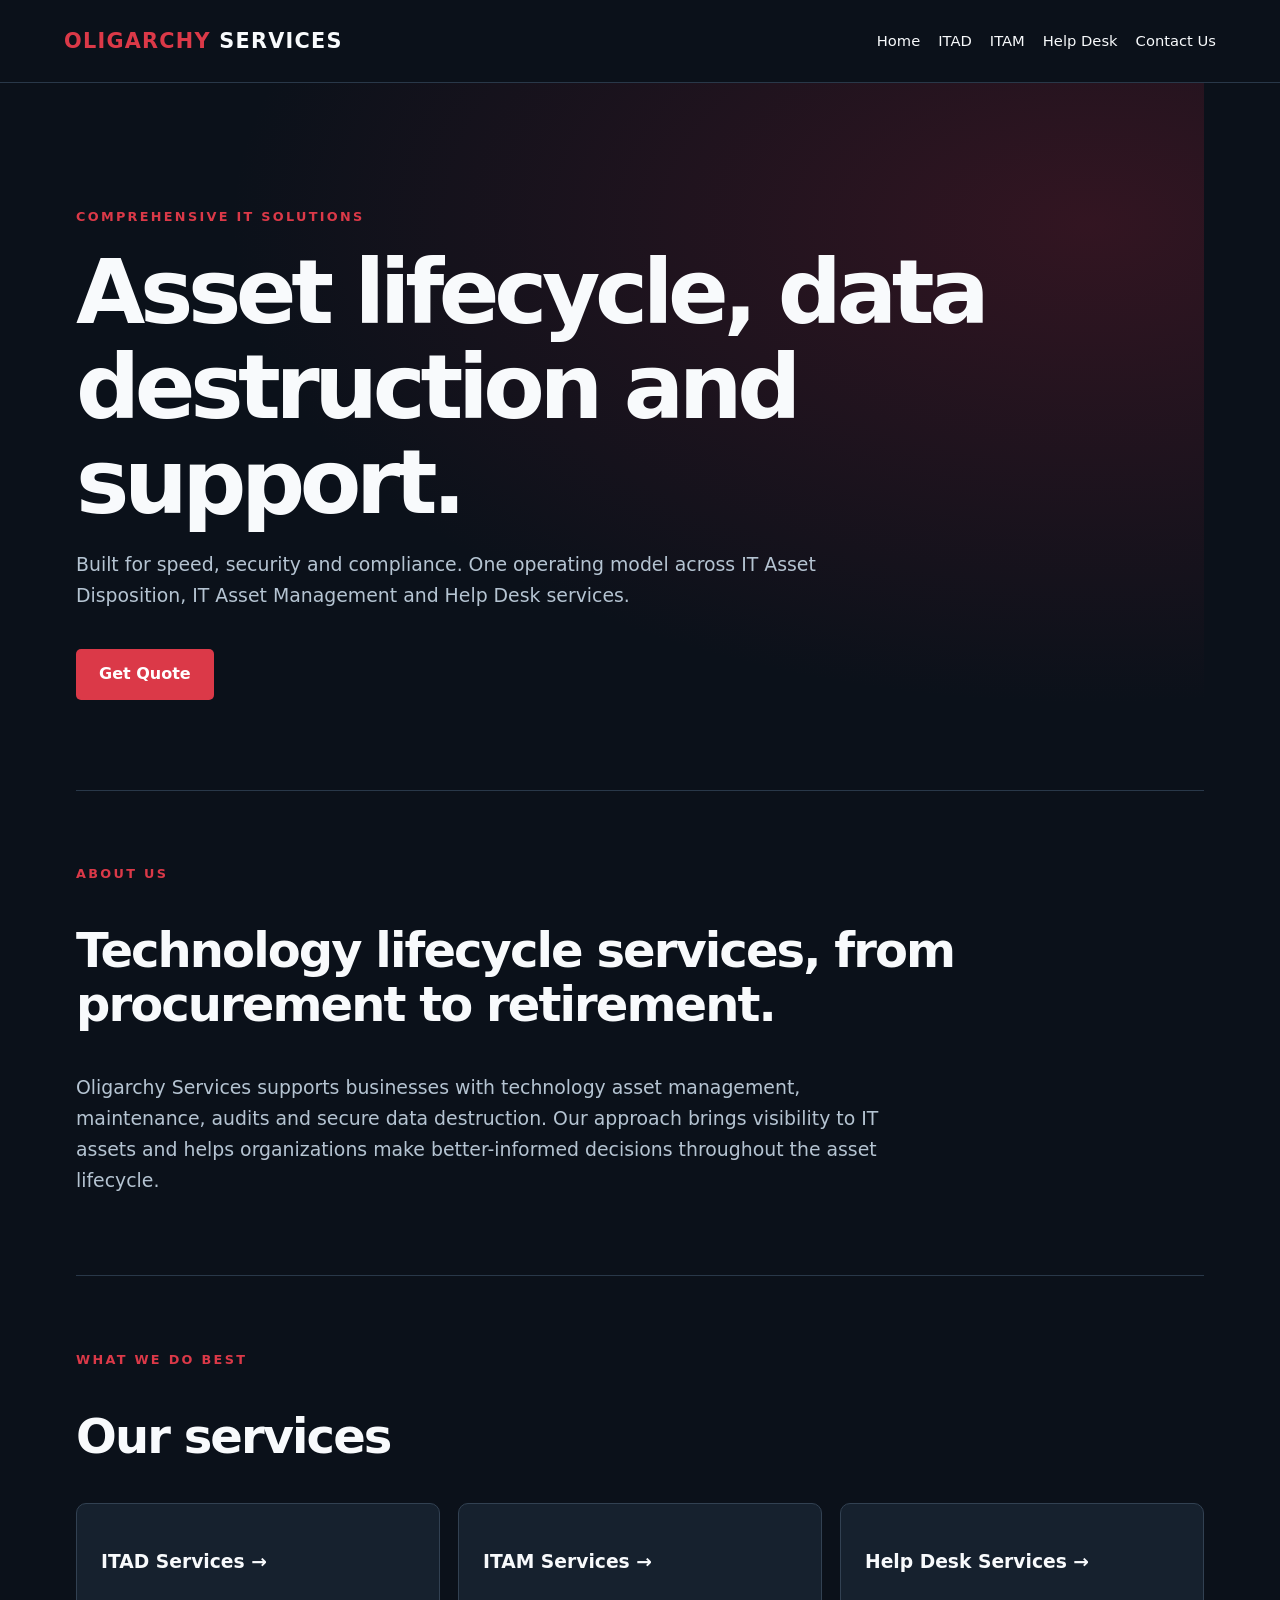
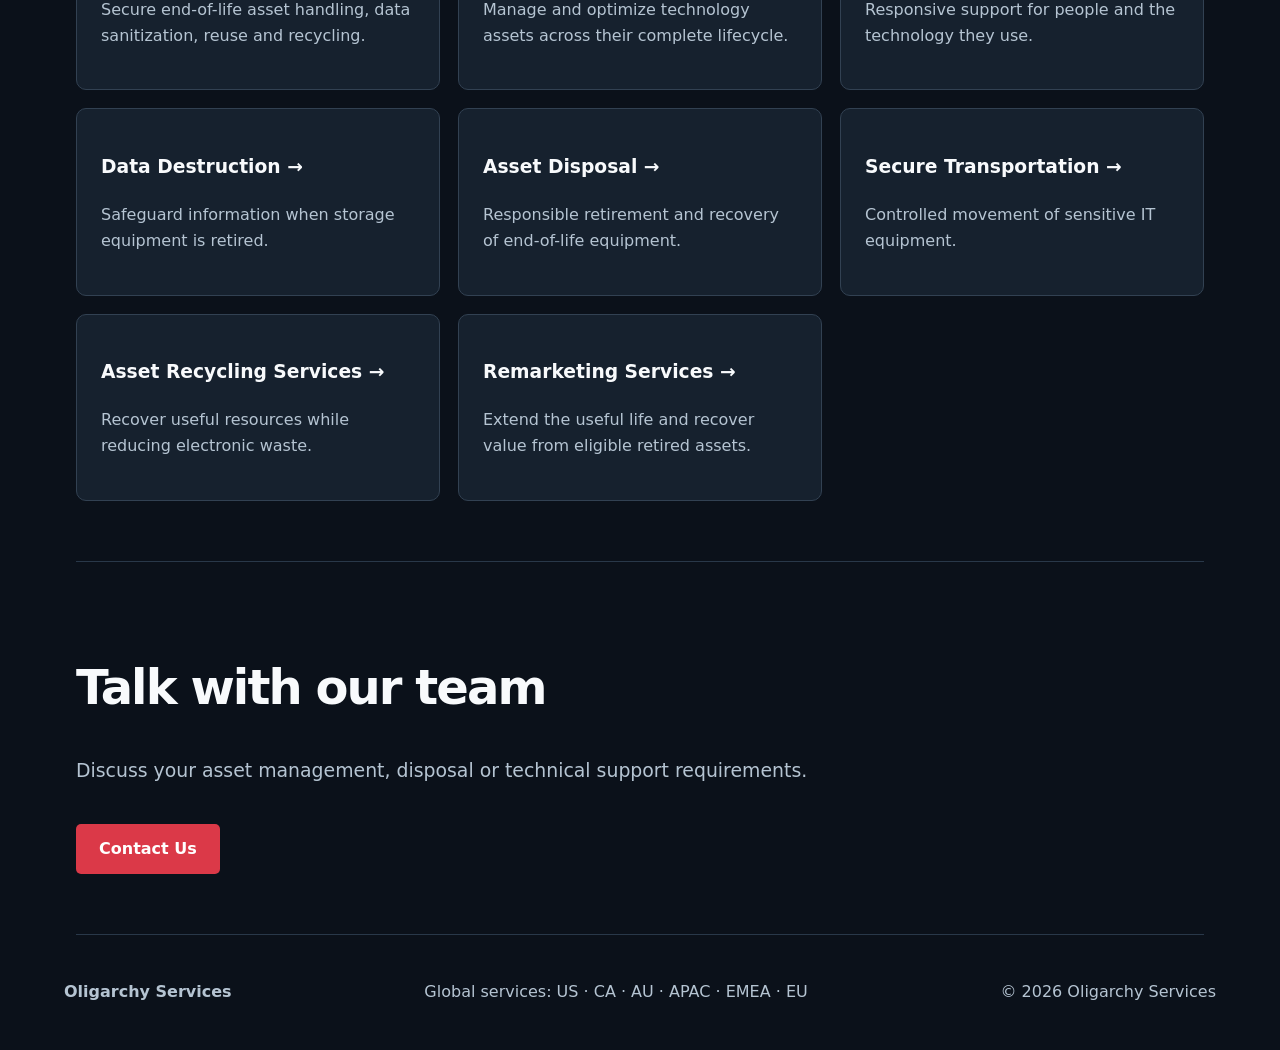
<file: index.html>
<!doctype html><html lang="en"><head><meta charset="utf-8"><meta name="viewport" content="width=device-width,initial-scale=1"><title>IT Asset Lifecycle Management | Oligarchy Services</title><meta name="description" content="Oligarchy Services IT asset lifecycle management, secure data destruction and help desk support."><link rel="stylesheet" href="/assets/site.css"></head><body><header><a class="brand" href="/"><span>OLIGARCHY</span> SERVICES</a><nav aria-label="Main navigation"><a href="/">Home</a><a href="/itad.html">ITAD</a><a href="/itam.html">ITAM</a><a href="/help-desk.html">Help Desk</a><a href="/contact.html">Contact Us</a></nav></header><main><section class="hero"><p class="eyebrow">Comprehensive IT solutions</p><h1>Asset lifecycle, data destruction and support.</h1><p class="lead">Built for speed, security and compliance. One operating model across IT Asset Disposition, IT Asset Management and Help Desk services.</p><a class="button" href="/contact.html">Get Quote</a></section><section><p class="eyebrow">About us</p><h2>Technology lifecycle services, from procurement to retirement.</h2><p class="lead">Oligarchy Services supports businesses with technology asset management, maintenance, audits and secure data destruction. Our approach brings visibility to IT assets and helps organizations make better-informed decisions throughout the asset lifecycle.</p></section><section><p class="eyebrow">What we do best</p><h2>Our services</h2><div class="grid"><a class="card" href="/itad.html"><h3>ITAD Services →</h3><p>Secure end-of-life asset handling, data sanitization, reuse and recycling.</p></a><a class="card" href="/itam.html"><h3>ITAM Services →</h3><p>Manage and optimize technology assets across their complete lifecycle.</p></a><a class="card" href="/help-desk.html"><h3>Help Desk Services →</h3><p>Responsive support for people and the technology they use.</p></a><a class="card" href="/data-destruction.html"><h3>Data Destruction →</h3><p>Safeguard information when storage equipment is retired.</p></a><a class="card" href="/asset-disposal.html"><h3>Asset Disposal →</h3><p>Responsible retirement and recovery of end-of-life equipment.</p></a><a class="card" href="/secure-transportation.html"><h3>Secure Transportation →</h3><p>Controlled movement of sensitive IT equipment.</p></a><a class="card" href="/asset-recycling-services.html"><h3>Asset Recycling Services →</h3><p>Recover useful resources while reducing electronic waste.</p></a><a class="card" href="/remarketing-services.html"><h3>Remarketing Services →</h3><p>Extend the useful life and recover value from eligible retired assets.</p></a></div></section><section><h2>Talk with our team</h2><p class="lead">Discuss your asset management, disposal or technical support requirements.</p><a class="button" href="/contact.html">Contact Us</a></section></main><footer><strong>Oligarchy Services</strong><span>Global services: US · CA · AU · APAC · EMEA · EU</span><span>© <span id="year">2026</span> Oligarchy Services</span></footer><script>document.getElementById('year').textContent=new Date().getFullYear()</script></body></html>
</file>
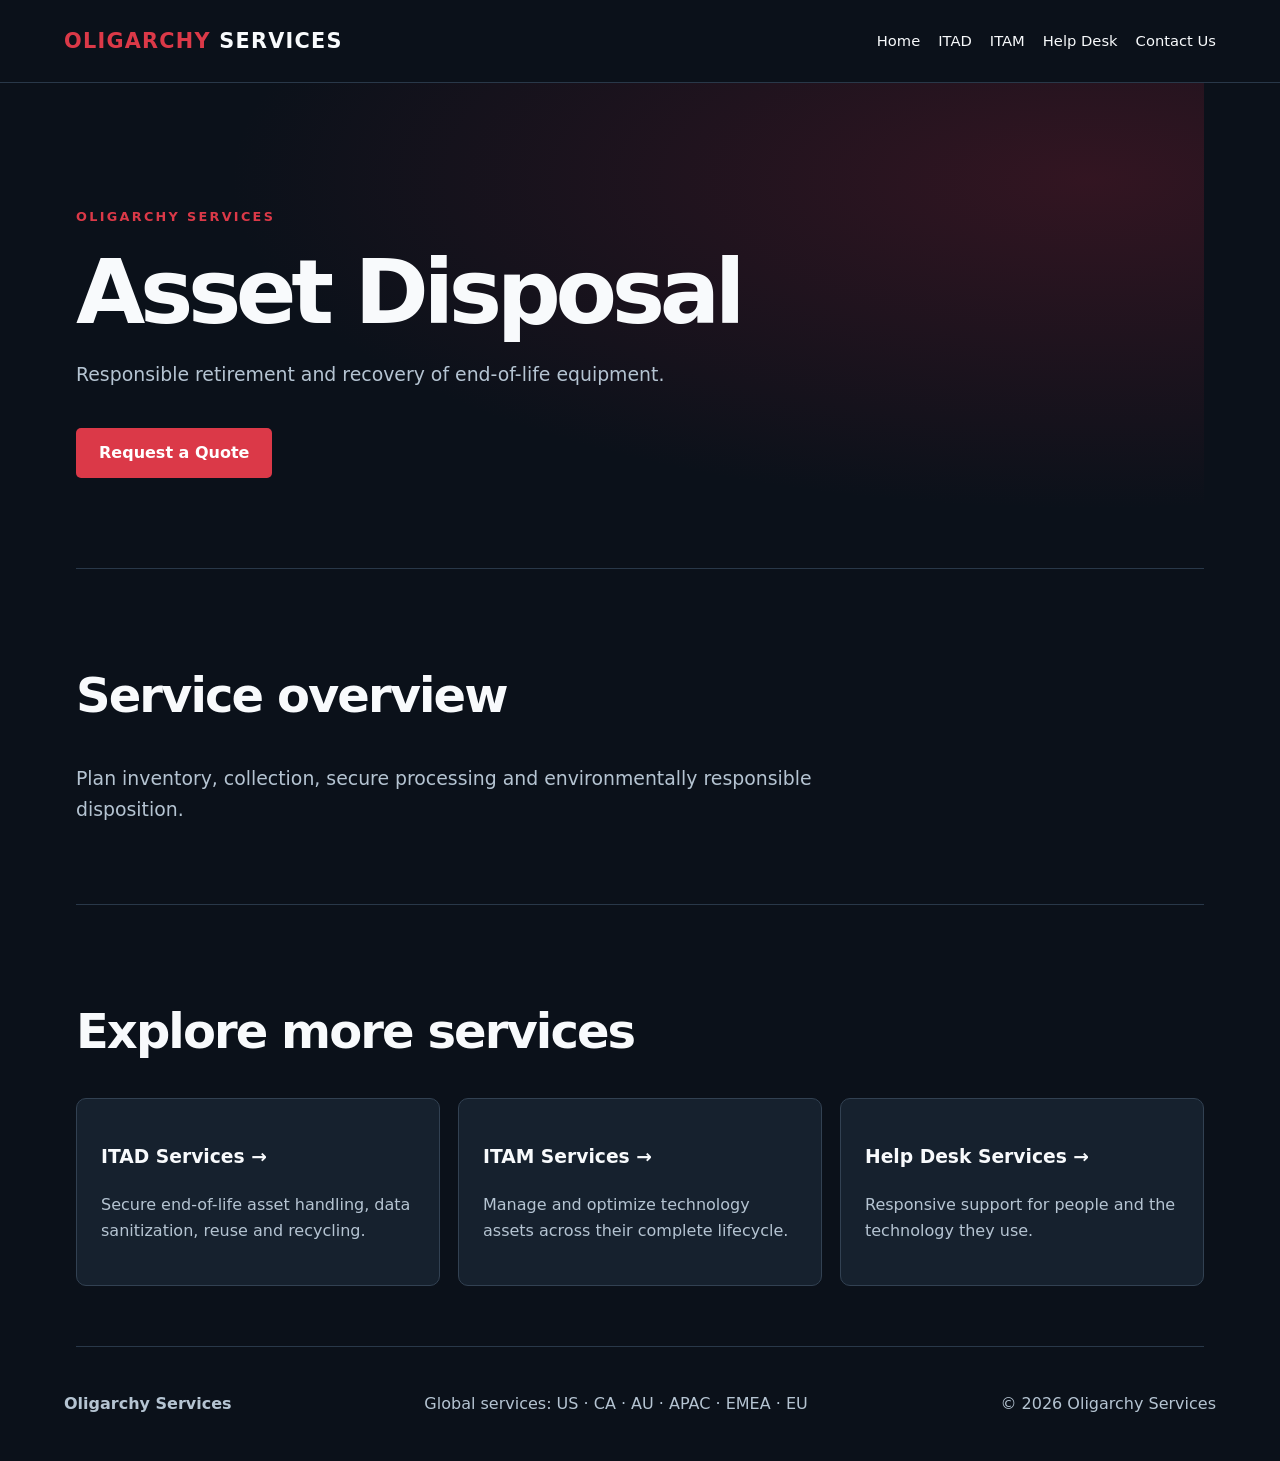
<file: asset-disposal.html>
<!doctype html><html lang="en"><head><meta charset="utf-8"><meta name="viewport" content="width=device-width,initial-scale=1"><title>Asset Disposal | Oligarchy Services</title><meta name="description" content="Oligarchy Services IT asset lifecycle management, secure data destruction and help desk support."><link rel="stylesheet" href="/assets/site.css"></head><body><header><a class="brand" href="/"><span>OLIGARCHY</span> SERVICES</a><nav aria-label="Main navigation"><a href="/">Home</a><a href="/itad.html">ITAD</a><a href="/itam.html">ITAM</a><a href="/help-desk.html">Help Desk</a><a href="/contact.html">Contact Us</a></nav></header><main><section class="hero"><p class="eyebrow">Oligarchy Services</p><h1>Asset Disposal</h1><p class="lead">Responsible retirement and recovery of end-of-life equipment.</p><a class="button" href="/contact.html">Request a Quote</a></section><section><h2>Service overview</h2><p class="lead">Plan inventory, collection, secure processing and environmentally responsible disposition.</p></section><section><h2>Explore more services</h2><div class="grid"><a class="card" href="/itad.html"><h3>ITAD Services →</h3><p>Secure end-of-life asset handling, data sanitization, reuse and recycling.</p></a><a class="card" href="/itam.html"><h3>ITAM Services →</h3><p>Manage and optimize technology assets across their complete lifecycle.</p></a><a class="card" href="/help-desk.html"><h3>Help Desk Services →</h3><p>Responsive support for people and the technology they use.</p></a></div></section></main><footer><strong>Oligarchy Services</strong><span>Global services: US · CA · AU · APAC · EMEA · EU</span><span>© <span id="year">2026</span> Oligarchy Services</span></footer><script>document.getElementById('year').textContent=new Date().getFullYear()</script></body></html>
</file>
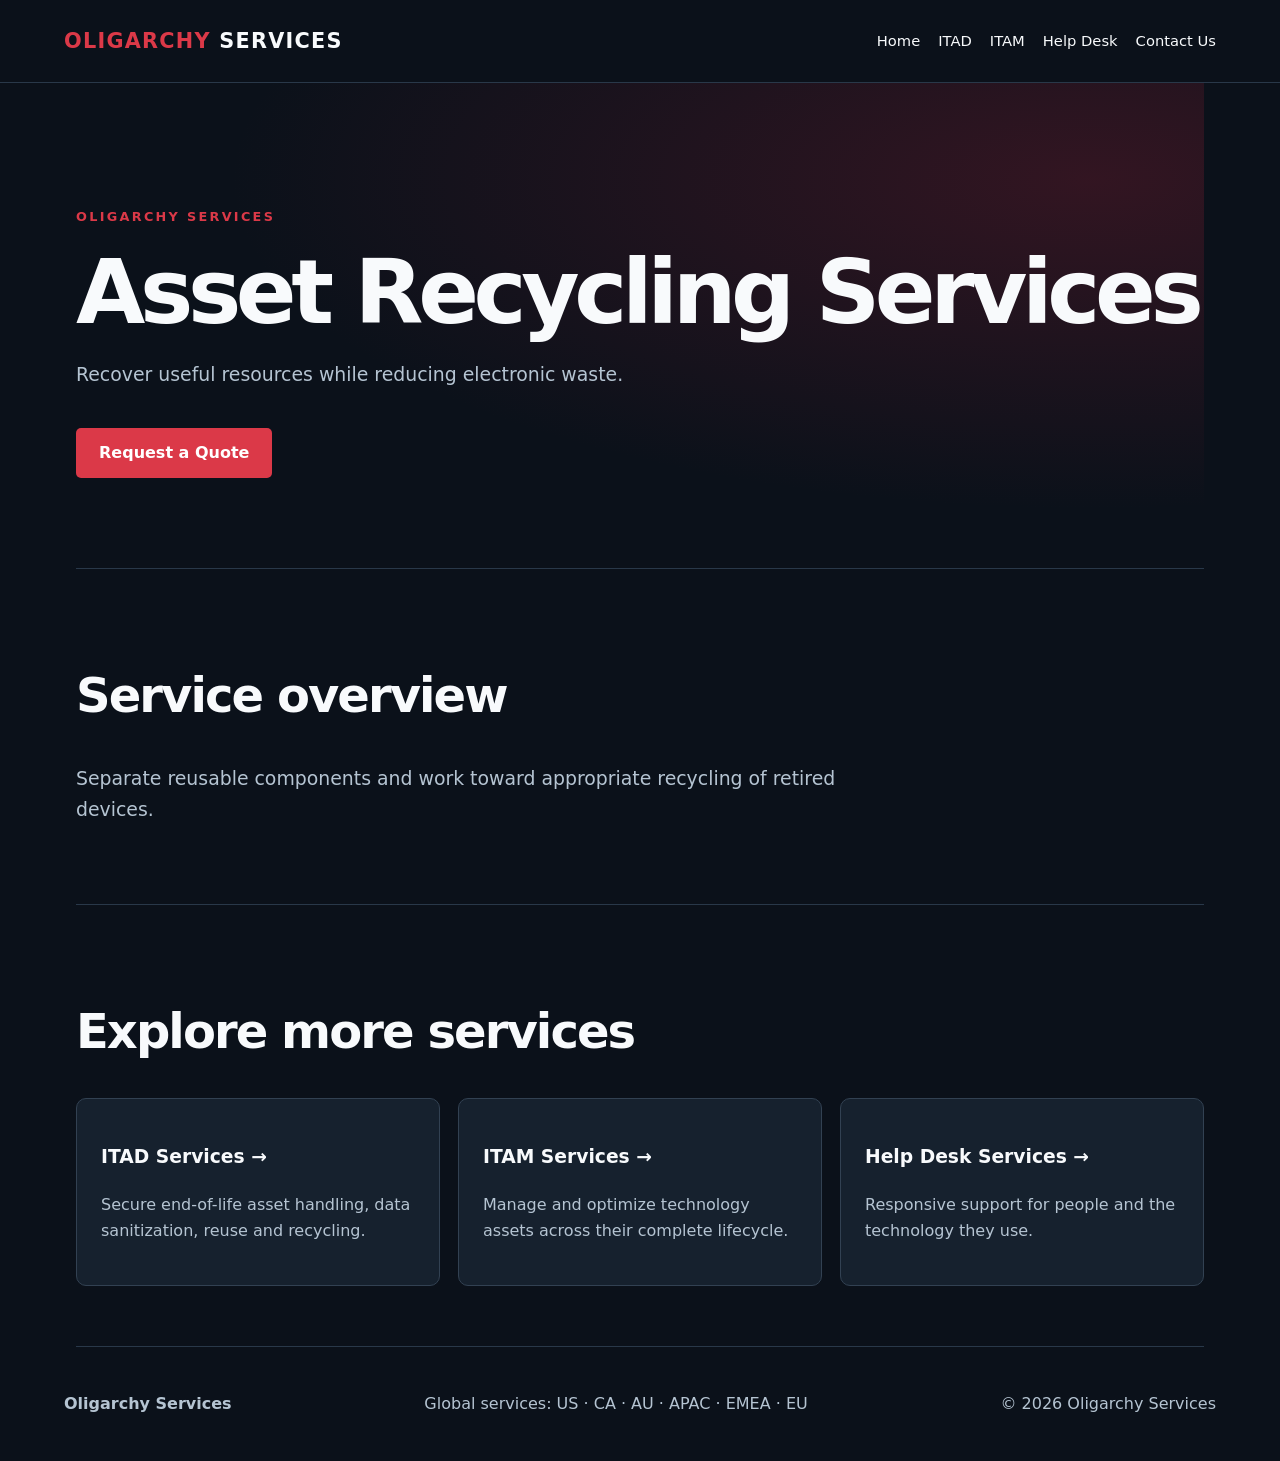
<file: asset-recycling-services.html>
<!doctype html><html lang="en"><head><meta charset="utf-8"><meta name="viewport" content="width=device-width,initial-scale=1"><title>Asset Recycling Services | Oligarchy Services</title><meta name="description" content="Oligarchy Services IT asset lifecycle management, secure data destruction and help desk support."><link rel="stylesheet" href="/assets/site.css"></head><body><header><a class="brand" href="/"><span>OLIGARCHY</span> SERVICES</a><nav aria-label="Main navigation"><a href="/">Home</a><a href="/itad.html">ITAD</a><a href="/itam.html">ITAM</a><a href="/help-desk.html">Help Desk</a><a href="/contact.html">Contact Us</a></nav></header><main><section class="hero"><p class="eyebrow">Oligarchy Services</p><h1>Asset Recycling Services</h1><p class="lead">Recover useful resources while reducing electronic waste.</p><a class="button" href="/contact.html">Request a Quote</a></section><section><h2>Service overview</h2><p class="lead">Separate reusable components and work toward appropriate recycling of retired devices.</p></section><section><h2>Explore more services</h2><div class="grid"><a class="card" href="/itad.html"><h3>ITAD Services →</h3><p>Secure end-of-life asset handling, data sanitization, reuse and recycling.</p></a><a class="card" href="/itam.html"><h3>ITAM Services →</h3><p>Manage and optimize technology assets across their complete lifecycle.</p></a><a class="card" href="/help-desk.html"><h3>Help Desk Services →</h3><p>Responsive support for people and the technology they use.</p></a></div></section></main><footer><strong>Oligarchy Services</strong><span>Global services: US · CA · AU · APAC · EMEA · EU</span><span>© <span id="year">2026</span> Oligarchy Services</span></footer><script>document.getElementById('year').textContent=new Date().getFullYear()</script></body></html>
</file>
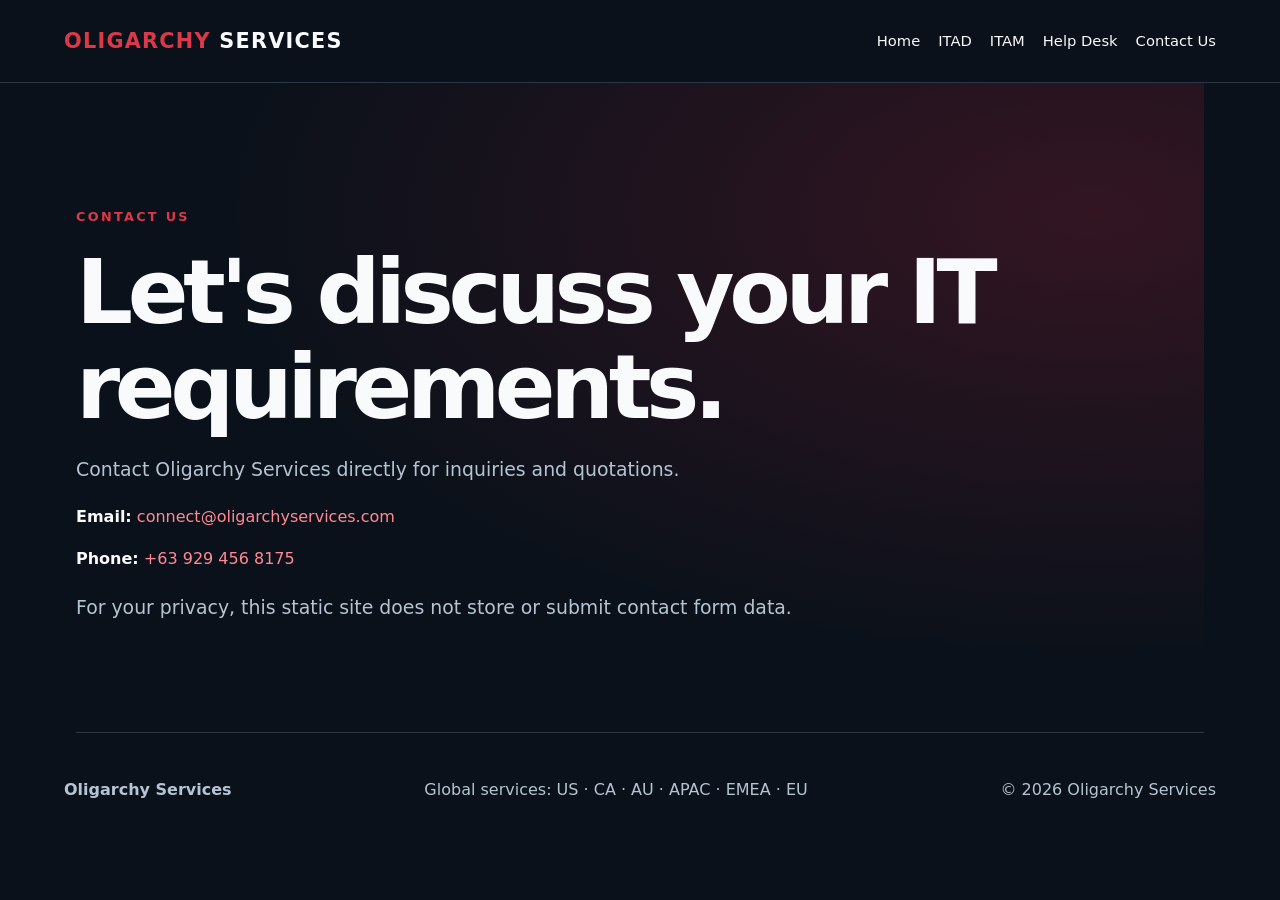
<file: contact.html>
<!doctype html><html lang="en"><head><meta charset="utf-8"><meta name="viewport" content="width=device-width,initial-scale=1"><title>Contact Us | Oligarchy Services</title><meta name="description" content="Oligarchy Services IT asset lifecycle management, secure data destruction and help desk support."><link rel="stylesheet" href="/assets/site.css"></head><body><header><a class="brand" href="/"><span>OLIGARCHY</span> SERVICES</a><nav aria-label="Main navigation"><a href="/">Home</a><a href="/itad.html">ITAD</a><a href="/itam.html">ITAM</a><a href="/help-desk.html">Help Desk</a><a href="/contact.html">Contact Us</a></nav></header><main><section class="hero contact"><p class="eyebrow">Contact Us</p><h1>Let's discuss your IT requirements.</h1><p class="lead">Contact Oligarchy Services directly for inquiries and quotations.</p><p><strong>Email:</strong> <a href="mailto:connect@oligarchyservices.com">connect@oligarchyservices.com</a></p><p><strong>Phone:</strong> <a href="tel:+639294568175">+63 929 456 8175</a></p><p class="lead">For your privacy, this static site does not store or submit contact form data.</p></section></main><footer><strong>Oligarchy Services</strong><span>Global services: US · CA · AU · APAC · EMEA · EU</span><span>© <span id="year">2026</span> Oligarchy Services</span></footer><script>document.getElementById('year').textContent=new Date().getFullYear()</script></body></html>
</file>
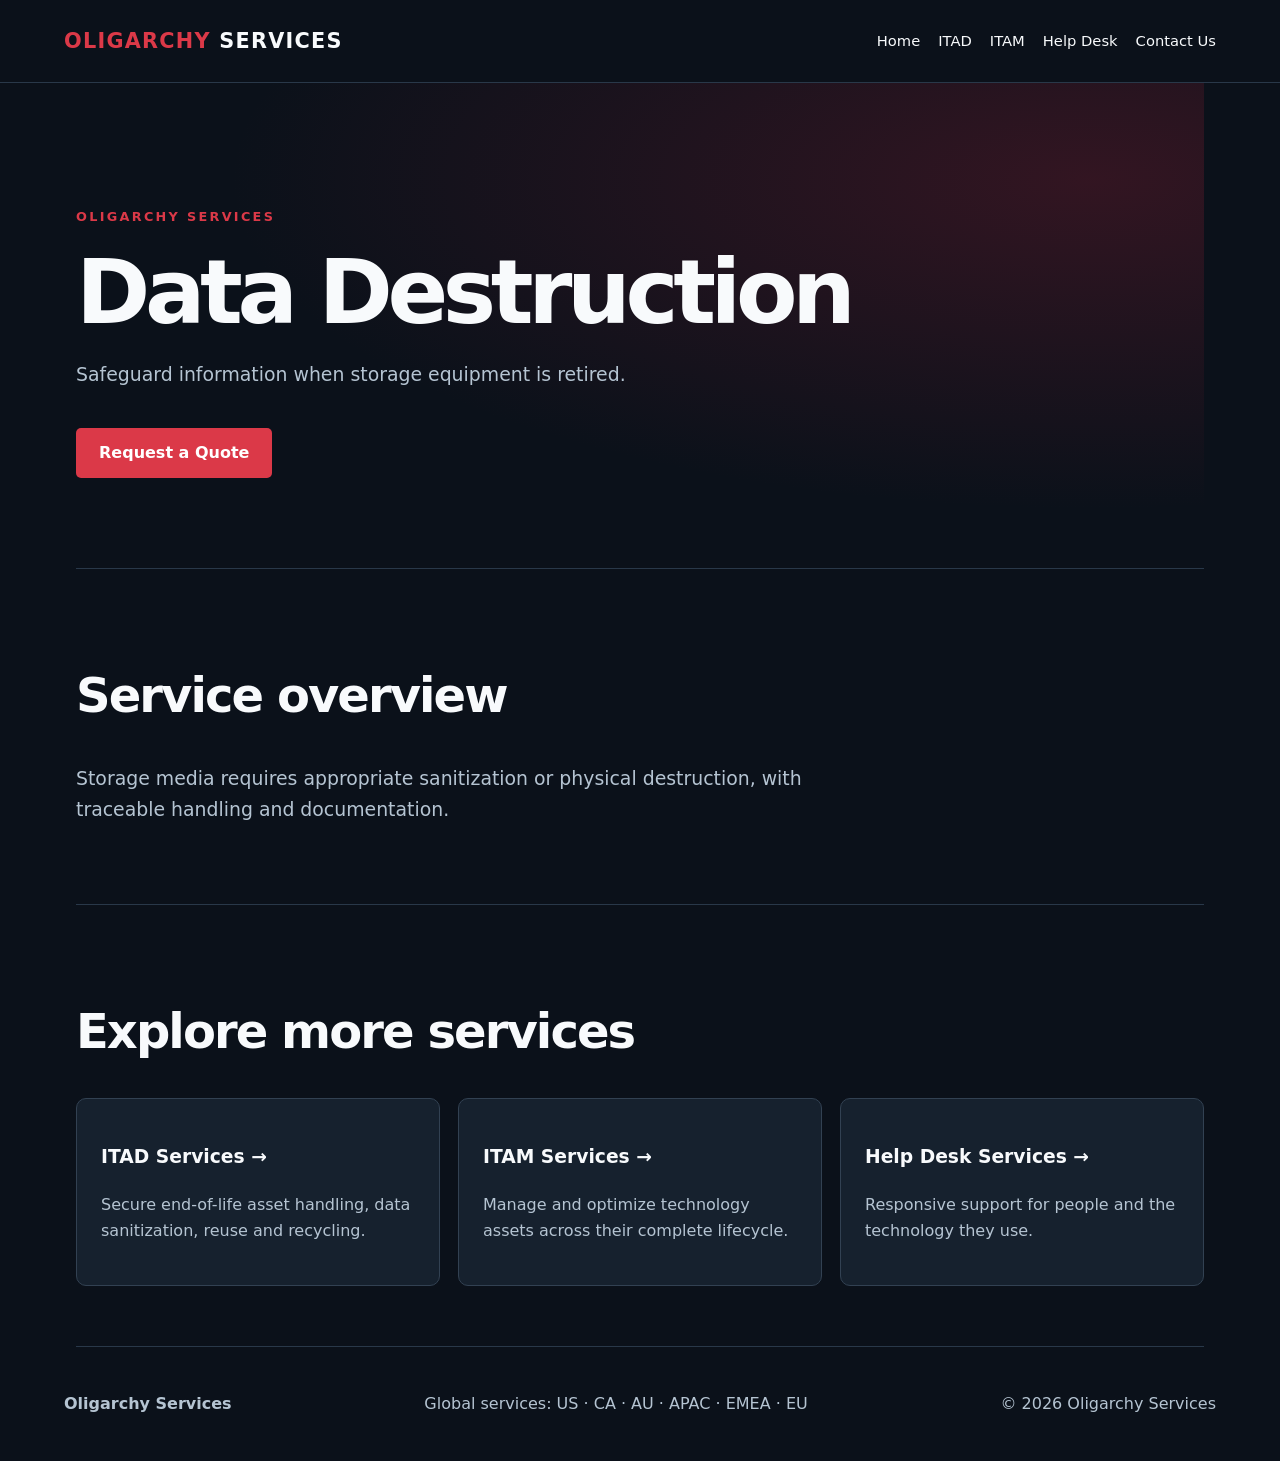
<file: data-destruction.html>
<!doctype html><html lang="en"><head><meta charset="utf-8"><meta name="viewport" content="width=device-width,initial-scale=1"><title>Data Destruction | Oligarchy Services</title><meta name="description" content="Oligarchy Services IT asset lifecycle management, secure data destruction and help desk support."><link rel="stylesheet" href="/assets/site.css"></head><body><header><a class="brand" href="/"><span>OLIGARCHY</span> SERVICES</a><nav aria-label="Main navigation"><a href="/">Home</a><a href="/itad.html">ITAD</a><a href="/itam.html">ITAM</a><a href="/help-desk.html">Help Desk</a><a href="/contact.html">Contact Us</a></nav></header><main><section class="hero"><p class="eyebrow">Oligarchy Services</p><h1>Data Destruction</h1><p class="lead">Safeguard information when storage equipment is retired.</p><a class="button" href="/contact.html">Request a Quote</a></section><section><h2>Service overview</h2><p class="lead">Storage media requires appropriate sanitization or physical destruction, with traceable handling and documentation.</p></section><section><h2>Explore more services</h2><div class="grid"><a class="card" href="/itad.html"><h3>ITAD Services →</h3><p>Secure end-of-life asset handling, data sanitization, reuse and recycling.</p></a><a class="card" href="/itam.html"><h3>ITAM Services →</h3><p>Manage and optimize technology assets across their complete lifecycle.</p></a><a class="card" href="/help-desk.html"><h3>Help Desk Services →</h3><p>Responsive support for people and the technology they use.</p></a></div></section></main><footer><strong>Oligarchy Services</strong><span>Global services: US · CA · AU · APAC · EMEA · EU</span><span>© <span id="year">2026</span> Oligarchy Services</span></footer><script>document.getElementById('year').textContent=new Date().getFullYear()</script></body></html>
</file>
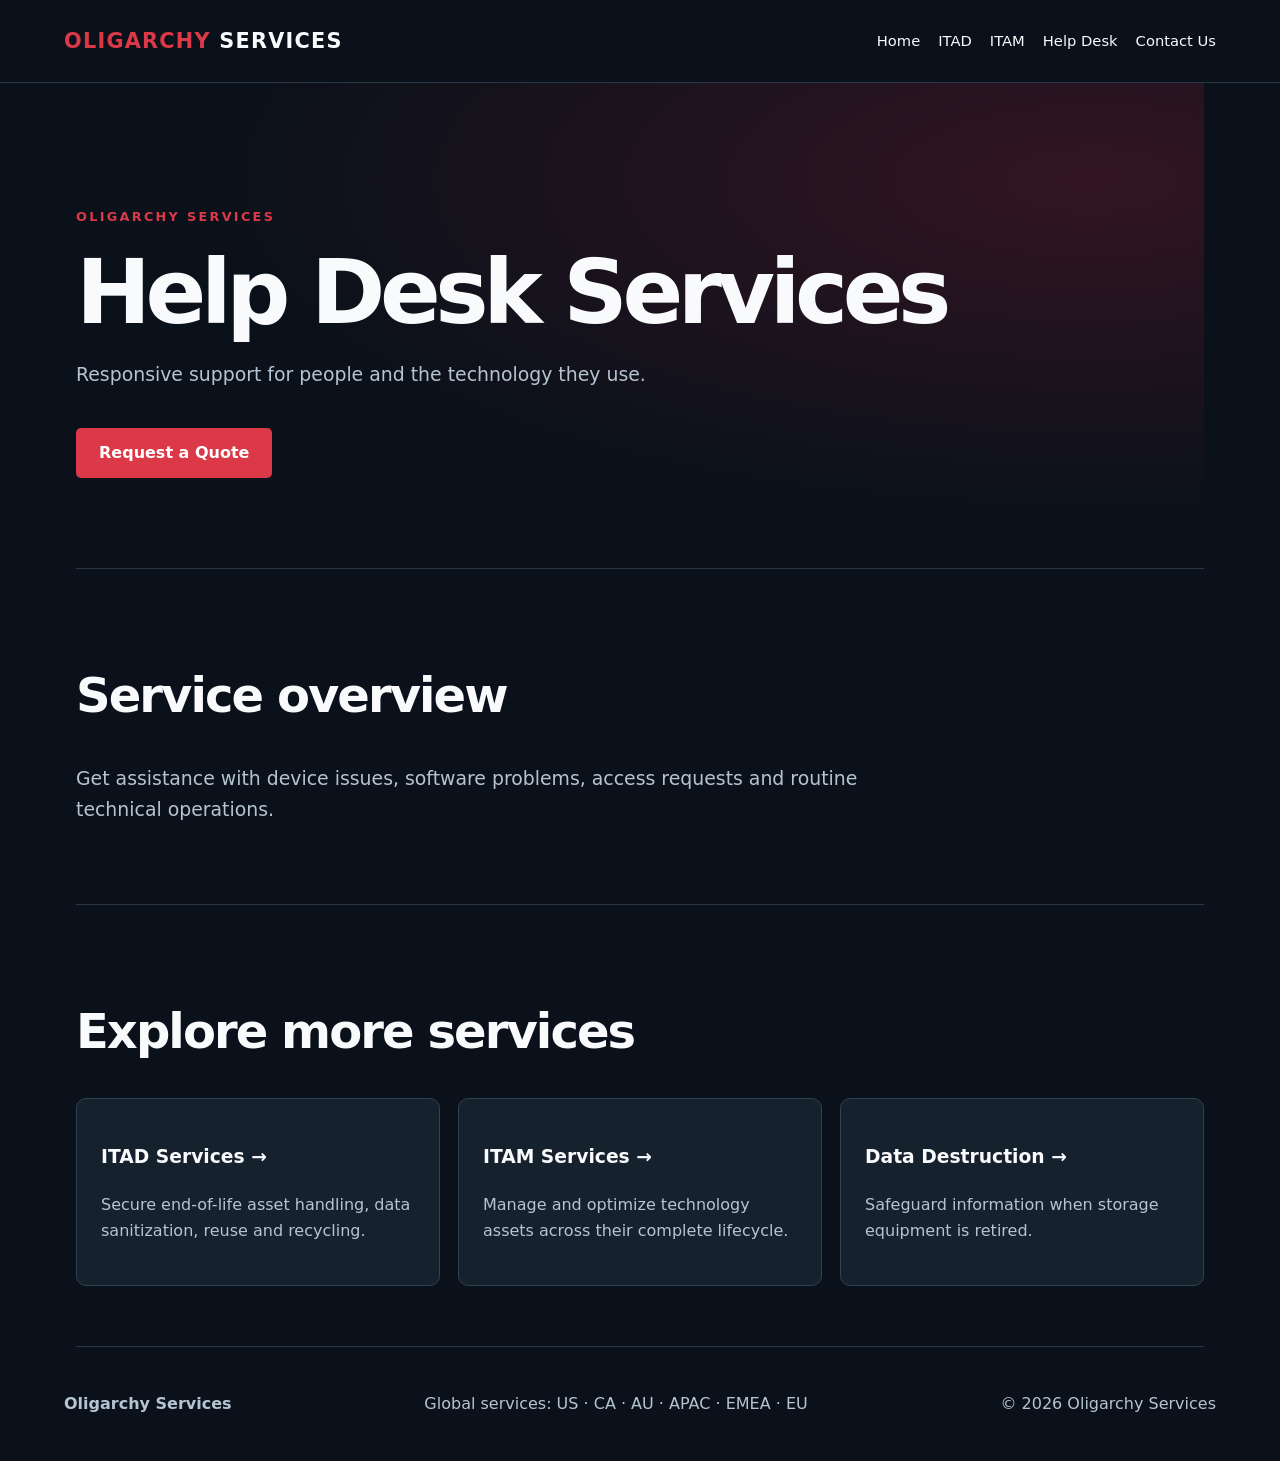
<file: help-desk.html>
<!doctype html><html lang="en"><head><meta charset="utf-8"><meta name="viewport" content="width=device-width,initial-scale=1"><title>Help Desk Services | Oligarchy Services</title><meta name="description" content="Oligarchy Services IT asset lifecycle management, secure data destruction and help desk support."><link rel="stylesheet" href="/assets/site.css"></head><body><header><a class="brand" href="/"><span>OLIGARCHY</span> SERVICES</a><nav aria-label="Main navigation"><a href="/">Home</a><a href="/itad.html">ITAD</a><a href="/itam.html">ITAM</a><a href="/help-desk.html">Help Desk</a><a href="/contact.html">Contact Us</a></nav></header><main><section class="hero"><p class="eyebrow">Oligarchy Services</p><h1>Help Desk Services</h1><p class="lead">Responsive support for people and the technology they use.</p><a class="button" href="/contact.html">Request a Quote</a></section><section><h2>Service overview</h2><p class="lead">Get assistance with device issues, software problems, access requests and routine technical operations.</p></section><section><h2>Explore more services</h2><div class="grid"><a class="card" href="/itad.html"><h3>ITAD Services →</h3><p>Secure end-of-life asset handling, data sanitization, reuse and recycling.</p></a><a class="card" href="/itam.html"><h3>ITAM Services →</h3><p>Manage and optimize technology assets across their complete lifecycle.</p></a><a class="card" href="/data-destruction.html"><h3>Data Destruction →</h3><p>Safeguard information when storage equipment is retired.</p></a></div></section></main><footer><strong>Oligarchy Services</strong><span>Global services: US · CA · AU · APAC · EMEA · EU</span><span>© <span id="year">2026</span> Oligarchy Services</span></footer><script>document.getElementById('year').textContent=new Date().getFullYear()</script></body></html>
</file>
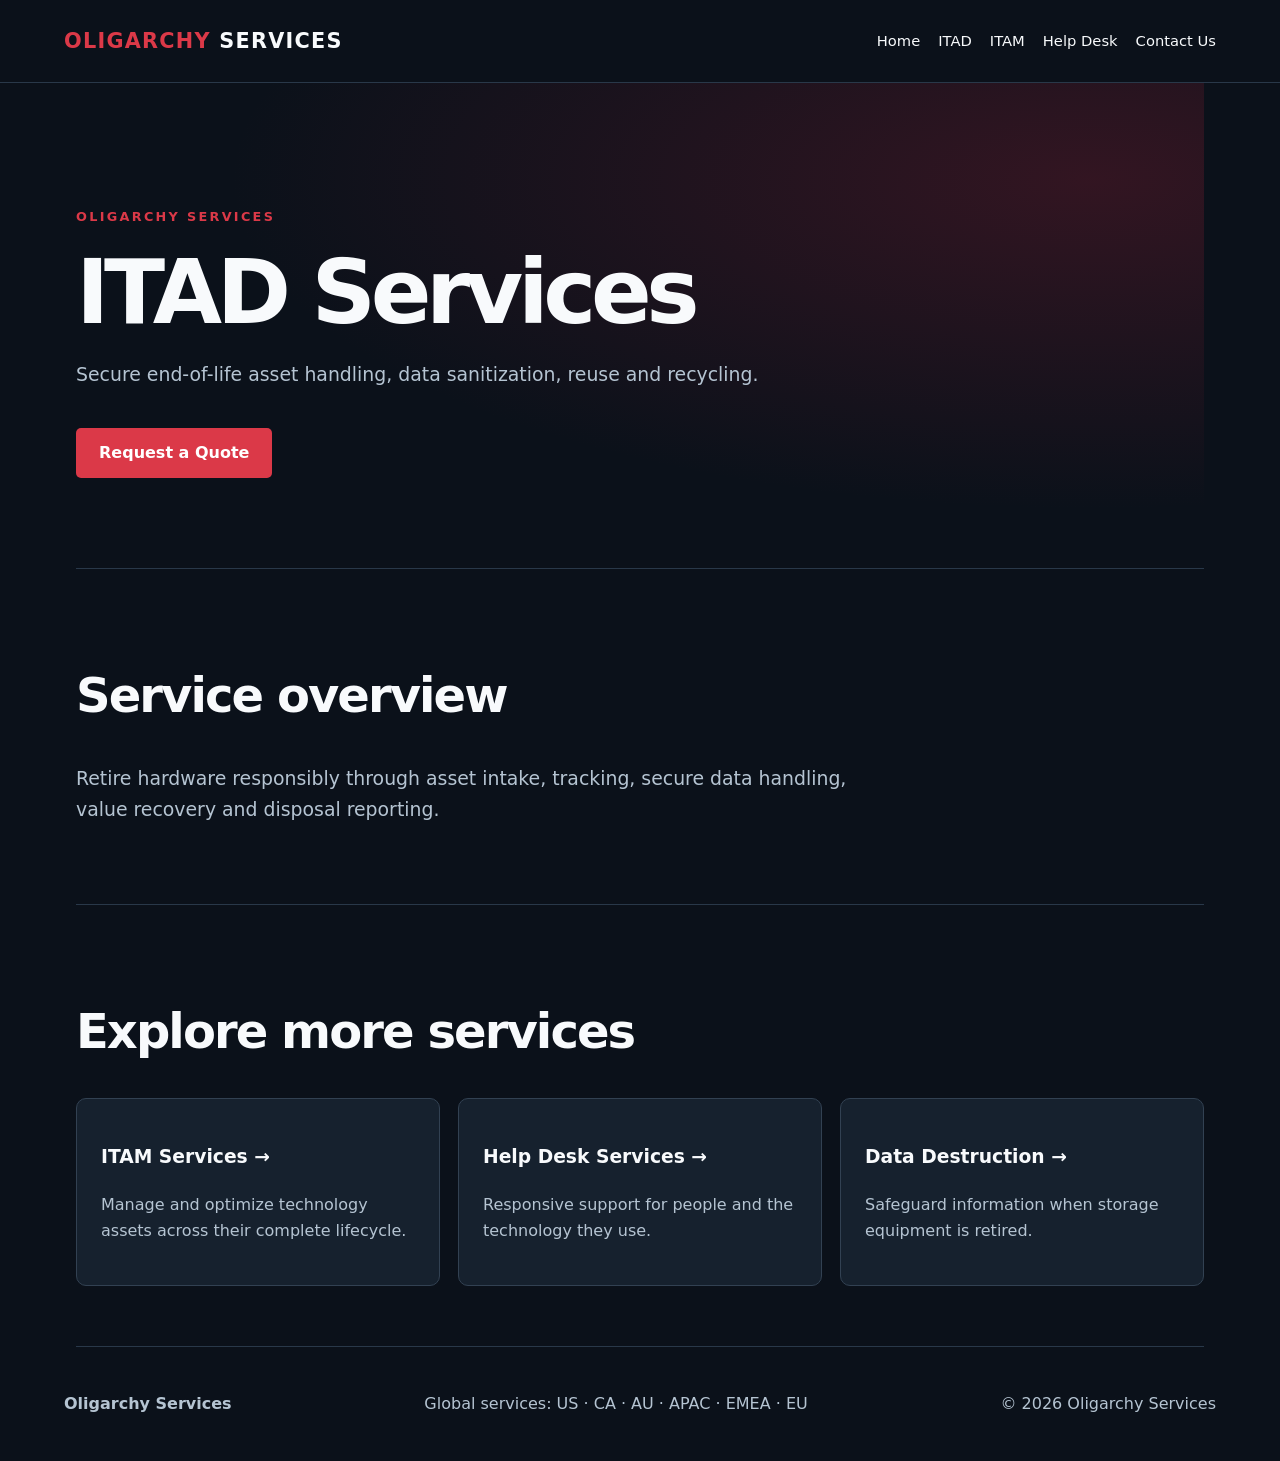
<file: itad.html>
<!doctype html><html lang="en"><head><meta charset="utf-8"><meta name="viewport" content="width=device-width,initial-scale=1"><title>ITAD Services | Oligarchy Services</title><meta name="description" content="Oligarchy Services IT asset lifecycle management, secure data destruction and help desk support."><link rel="stylesheet" href="/assets/site.css"></head><body><header><a class="brand" href="/"><span>OLIGARCHY</span> SERVICES</a><nav aria-label="Main navigation"><a href="/">Home</a><a href="/itad.html">ITAD</a><a href="/itam.html">ITAM</a><a href="/help-desk.html">Help Desk</a><a href="/contact.html">Contact Us</a></nav></header><main><section class="hero"><p class="eyebrow">Oligarchy Services</p><h1>ITAD Services</h1><p class="lead">Secure end-of-life asset handling, data sanitization, reuse and recycling.</p><a class="button" href="/contact.html">Request a Quote</a></section><section><h2>Service overview</h2><p class="lead">Retire hardware responsibly through asset intake, tracking, secure data handling, value recovery and disposal reporting.</p></section><section><h2>Explore more services</h2><div class="grid"><a class="card" href="/itam.html"><h3>ITAM Services →</h3><p>Manage and optimize technology assets across their complete lifecycle.</p></a><a class="card" href="/help-desk.html"><h3>Help Desk Services →</h3><p>Responsive support for people and the technology they use.</p></a><a class="card" href="/data-destruction.html"><h3>Data Destruction →</h3><p>Safeguard information when storage equipment is retired.</p></a></div></section></main><footer><strong>Oligarchy Services</strong><span>Global services: US · CA · AU · APAC · EMEA · EU</span><span>© <span id="year">2026</span> Oligarchy Services</span></footer><script>document.getElementById('year').textContent=new Date().getFullYear()</script></body></html>
</file>
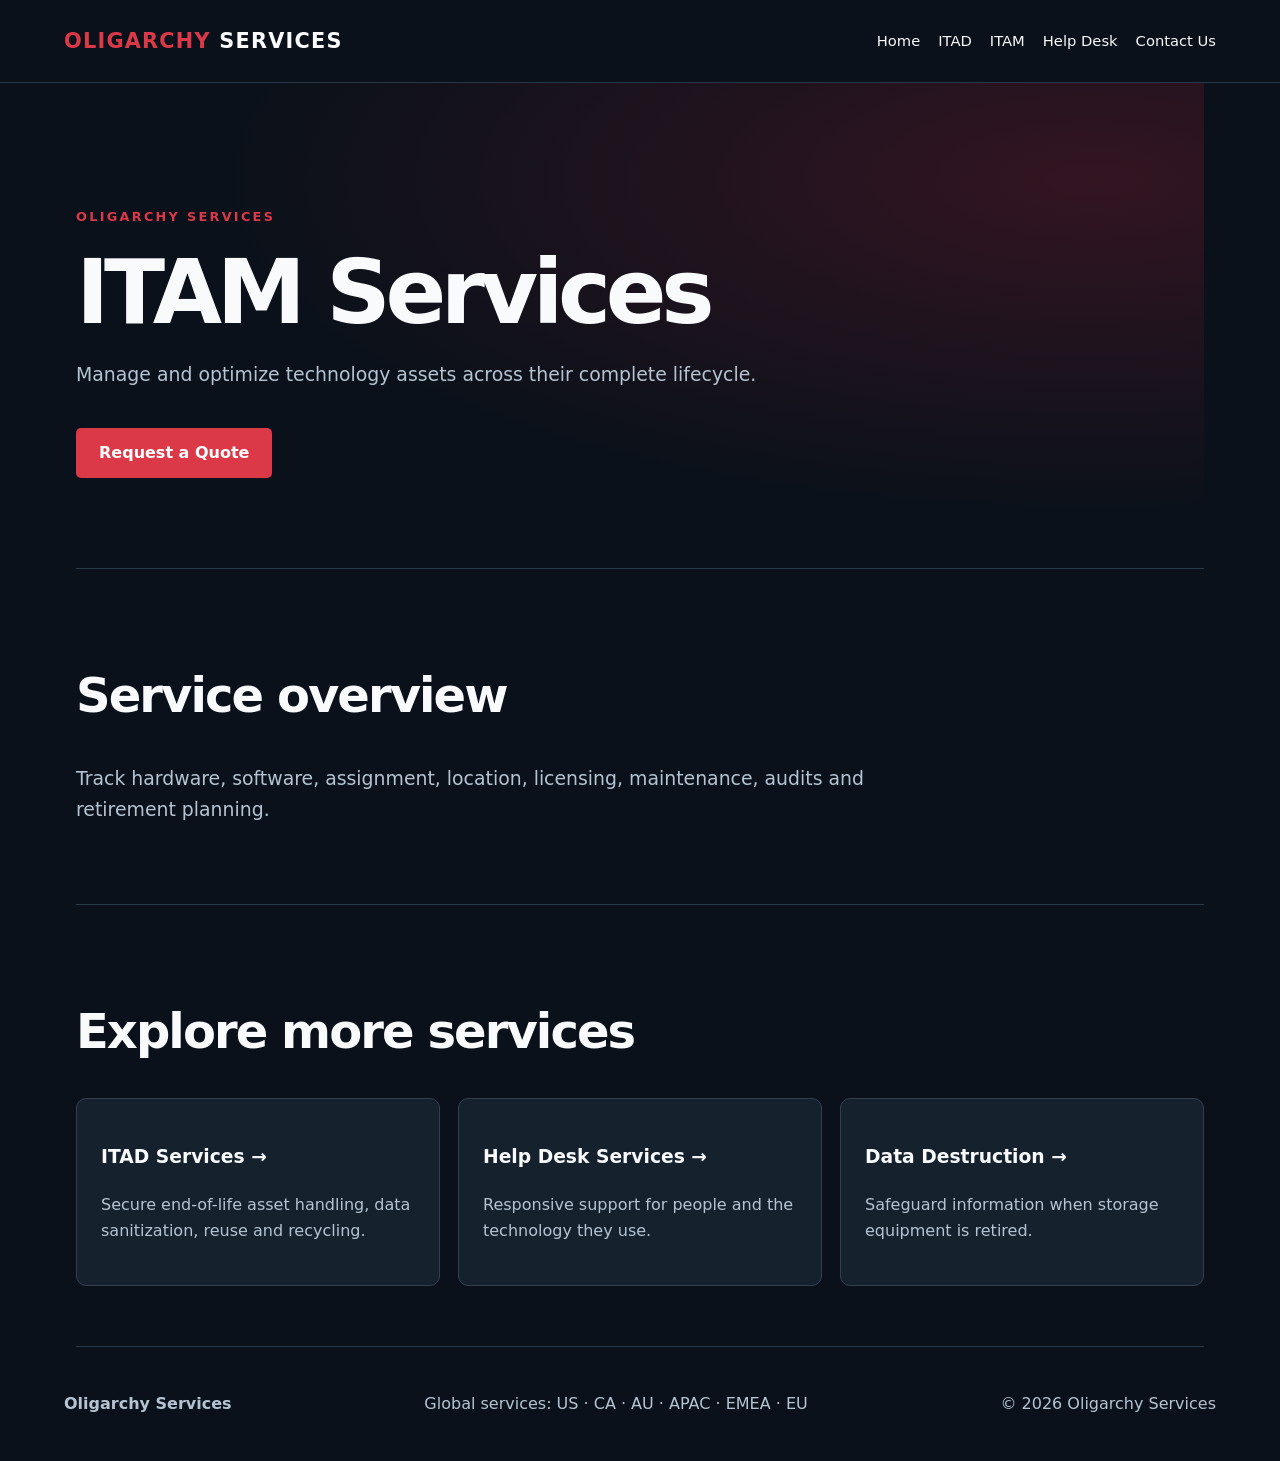
<file: itam.html>
<!doctype html><html lang="en"><head><meta charset="utf-8"><meta name="viewport" content="width=device-width,initial-scale=1"><title>ITAM Services | Oligarchy Services</title><meta name="description" content="Oligarchy Services IT asset lifecycle management, secure data destruction and help desk support."><link rel="stylesheet" href="/assets/site.css"></head><body><header><a class="brand" href="/"><span>OLIGARCHY</span> SERVICES</a><nav aria-label="Main navigation"><a href="/">Home</a><a href="/itad.html">ITAD</a><a href="/itam.html">ITAM</a><a href="/help-desk.html">Help Desk</a><a href="/contact.html">Contact Us</a></nav></header><main><section class="hero"><p class="eyebrow">Oligarchy Services</p><h1>ITAM Services</h1><p class="lead">Manage and optimize technology assets across their complete lifecycle.</p><a class="button" href="/contact.html">Request a Quote</a></section><section><h2>Service overview</h2><p class="lead">Track hardware, software, assignment, location, licensing, maintenance, audits and retirement planning.</p></section><section><h2>Explore more services</h2><div class="grid"><a class="card" href="/itad.html"><h3>ITAD Services →</h3><p>Secure end-of-life asset handling, data sanitization, reuse and recycling.</p></a><a class="card" href="/help-desk.html"><h3>Help Desk Services →</h3><p>Responsive support for people and the technology they use.</p></a><a class="card" href="/data-destruction.html"><h3>Data Destruction →</h3><p>Safeguard information when storage equipment is retired.</p></a></div></section></main><footer><strong>Oligarchy Services</strong><span>Global services: US · CA · AU · APAC · EMEA · EU</span><span>© <span id="year">2026</span> Oligarchy Services</span></footer><script>document.getElementById('year').textContent=new Date().getFullYear()</script></body></html>
</file>
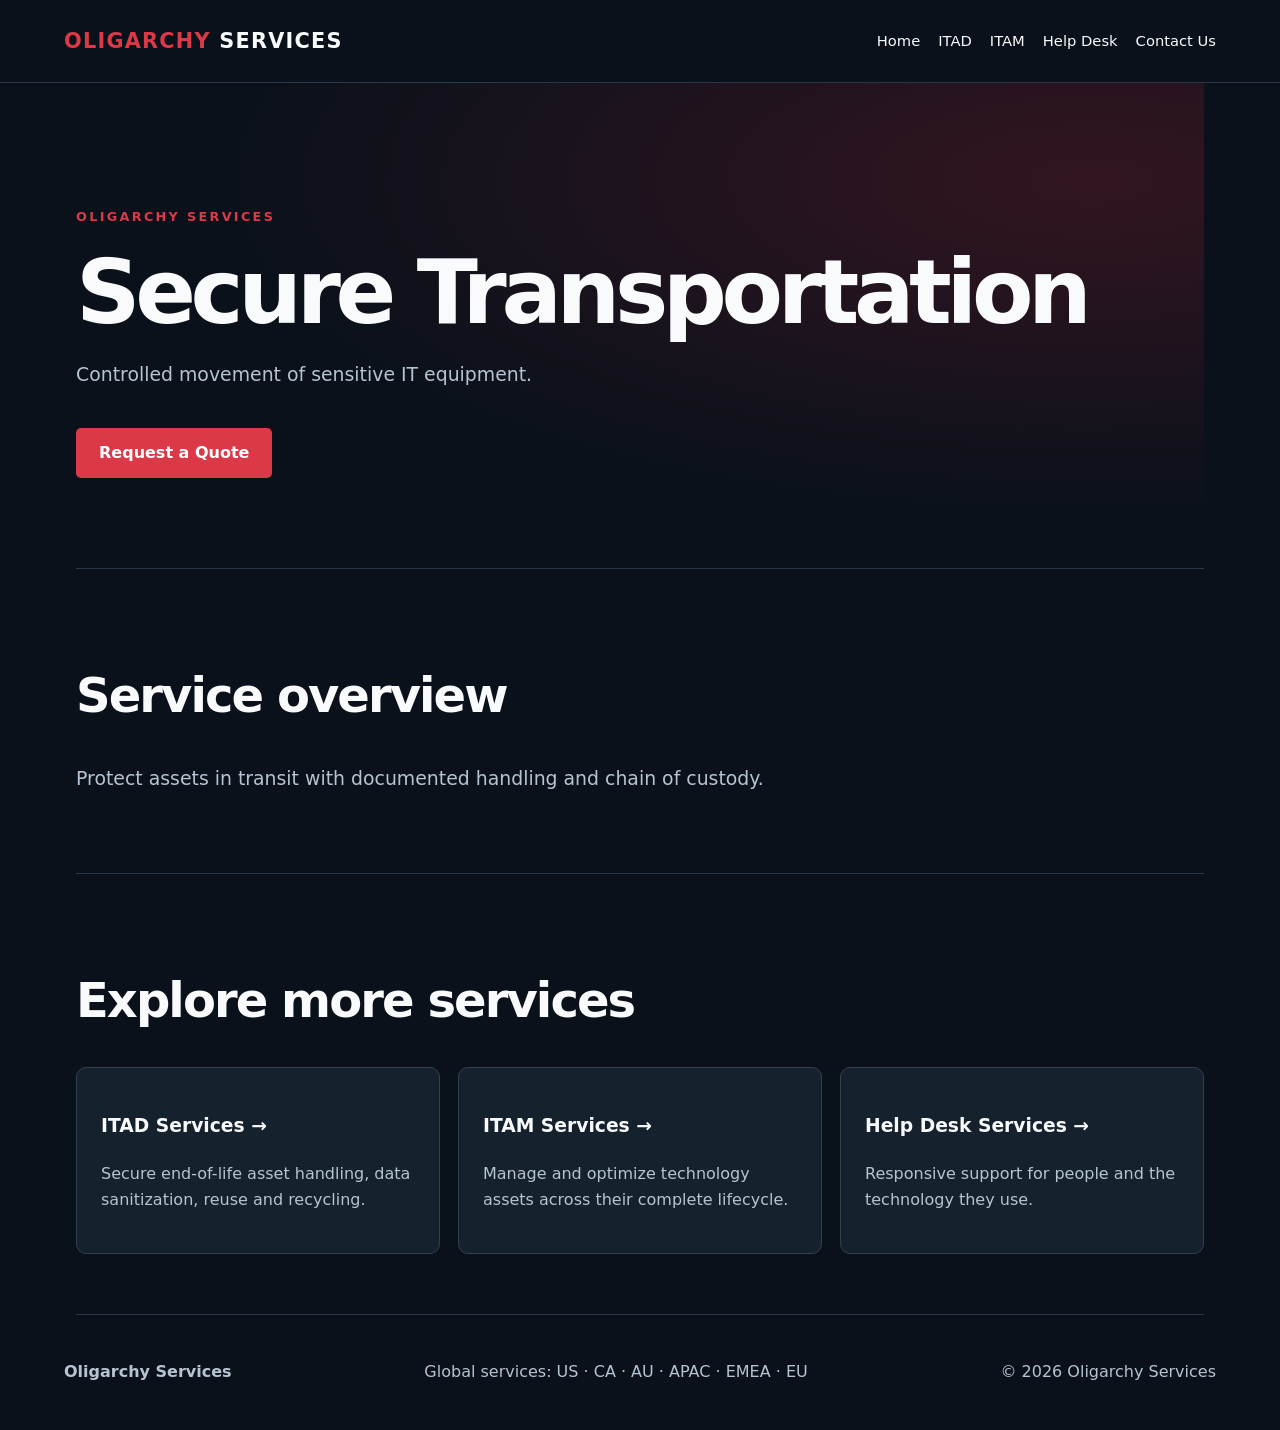
<file: secure-transportation.html>
<!doctype html><html lang="en"><head><meta charset="utf-8"><meta name="viewport" content="width=device-width,initial-scale=1"><title>Secure Transportation | Oligarchy Services</title><meta name="description" content="Oligarchy Services IT asset lifecycle management, secure data destruction and help desk support."><link rel="stylesheet" href="/assets/site.css"></head><body><header><a class="brand" href="/"><span>OLIGARCHY</span> SERVICES</a><nav aria-label="Main navigation"><a href="/">Home</a><a href="/itad.html">ITAD</a><a href="/itam.html">ITAM</a><a href="/help-desk.html">Help Desk</a><a href="/contact.html">Contact Us</a></nav></header><main><section class="hero"><p class="eyebrow">Oligarchy Services</p><h1>Secure Transportation</h1><p class="lead">Controlled movement of sensitive IT equipment.</p><a class="button" href="/contact.html">Request a Quote</a></section><section><h2>Service overview</h2><p class="lead">Protect assets in transit with documented handling and chain of custody.</p></section><section><h2>Explore more services</h2><div class="grid"><a class="card" href="/itad.html"><h3>ITAD Services →</h3><p>Secure end-of-life asset handling, data sanitization, reuse and recycling.</p></a><a class="card" href="/itam.html"><h3>ITAM Services →</h3><p>Manage and optimize technology assets across their complete lifecycle.</p></a><a class="card" href="/help-desk.html"><h3>Help Desk Services →</h3><p>Responsive support for people and the technology they use.</p></a></div></section></main><footer><strong>Oligarchy Services</strong><span>Global services: US · CA · AU · APAC · EMEA · EU</span><span>© <span id="year">2026</span> Oligarchy Services</span></footer><script>document.getElementById('year').textContent=new Date().getFullYear()</script></body></html>
</file>
<file: assets/site.css>
:root{color-scheme:dark;--bg:#0b111a;--panel:#16212e;--ink:#f8fafc;--muted:#b5c4d2;--accent:#db3948}*{box-sizing:border-box}html{scroll-behavior:smooth}body{margin:0;background:var(--bg);color:var(--ink);font:16px/1.65 system-ui,Arial,sans-serif}a{color:inherit;text-decoration:none}a:hover{color:#ff727a}header{display:flex;align-items:center;justify-content:space-between;padding:24px max(25px,5vw);gap:20px;border-bottom:1px solid #293849;flex-wrap:wrap}.brand{font-weight:900;font-size:1.3rem;letter-spacing:.06em}.brand span,.eyebrow{color:var(--accent)}nav{display:flex;flex-wrap:wrap;gap:18px;font-size:.92rem}main{max-width:1180px;margin:auto;padding:0 26px}.hero{padding:110px 0 90px;background:radial-gradient(ellipse at 90% 20%,#6f1b2d65,transparent 60%)}.eyebrow{text-transform:uppercase;font-size:.8rem;letter-spacing:.18em;font-weight:800}h1{font-size:clamp(2.8rem,7vw,6.3rem);line-height:1.06;letter-spacing:-.06em;margin:18px 0}h2{font-size:clamp(1.8rem,4vw,3rem);line-height:1.12;letter-spacing:-.04em}p{max-width:820px} .lead{font-size:1.18rem;color:var(--muted)}section{padding:60px 0;border-bottom:1px solid #293849}.button{display:inline-block;padding:12px 23px;background:var(--accent);color:white;border-radius:5px;font-weight:750;margin-top:19px}.grid{display:grid;grid-template-columns:repeat(3,minmax(0,1fr));gap:18px}.card{background:var(--panel);padding:24px;border:1px solid #324152;border-radius:10px;display:block}.card p{color:var(--muted)}footer{padding:44px max(25px,5vw);display:flex;gap:20px;justify-content:space-between;flex-wrap:wrap;color:var(--muted)}.contact a{color:#ff8a91}@media(max-width:780px){.grid{grid-template-columns:1fr 1fr}.hero{padding:70px 0}}@media(max-width:540px){.grid{grid-template-columns:1fr}nav{gap:12px}section{padding:42px 0}}
</file>
